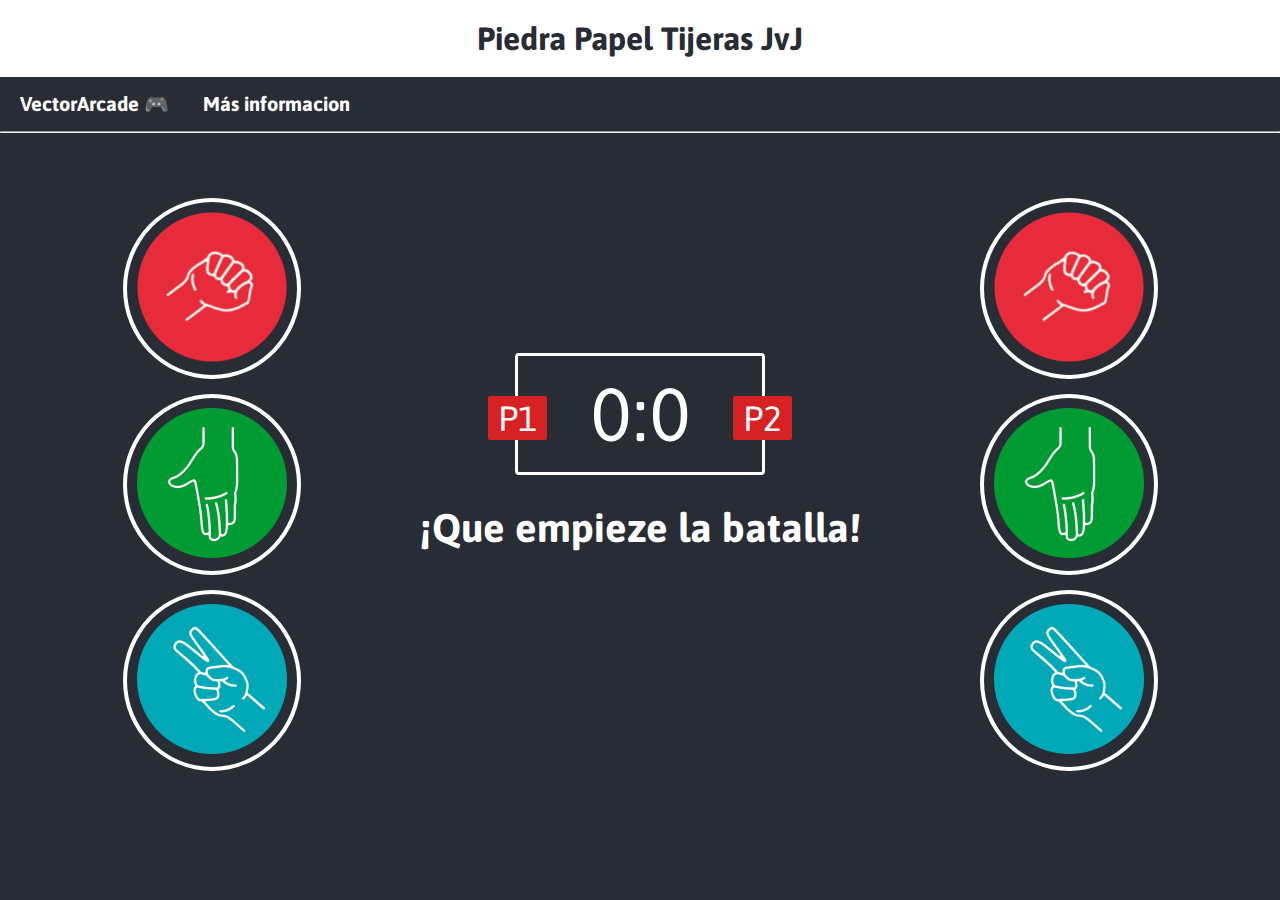
<file: Juegos/Piedra papel tijeras VAGM jvj/index.html>
<!DOCTYPE html>
<html lang="en">
  <head>
    <meta charset="utf-8">
    <title>Piedra Papel Tijeras JvJ</title>
    <link rel="stylesheet" href="styles.css">
    <link rel="shortcut icon" href="imagenes/favicon.ico" type="image/x-icon">
  </head>
  <body>
    <a href=index.html><header>
      <h1>Piedra Papel Tijeras JvJ</h1>
    </header></a>
    <div class="menu">
      <a href="https://vectorarcadegc.github.io/vectorarcadegc/home"><div class="opcionMenu" id="VectorArcade">
        VectorArcade 🎮
      </div></a>
      <a href="about.html"><div class="opcionMenu" id="about">
        Más informacion
      </div></a>
    </div>
    <hr>
    <div class="opciones">
      <div class="column">
        <div class="opcion" id="r1">
          <img src="imagenes/piedra.png" width="150px" height="150px" alt="">
        </div>
        <div class="opcion" id="p1">
          <img src="imagenes/papel.png" width="150px" height="150px" alt="">
        </div>
        <div class="opcion" id="t1">
          <img src="imagenes/tijera.png" width="150px" height="150px" alt="">
        </div>
      </div>
      <div class="column" id="tablita">
        <div class="tabla-puntos">
          <div id="boton-P1" class="boton-index">P1</div>
          <div id="boton-P2" class="boton-index">P2</div>
          <span id="puntos-P1">0</span>:<span id="puntos-P2">0</span>
        </div>
        <div class="resultado">
          <p>¡Que empieze la batalla!</p>
        </div>
      </div>
      <div class="column">
        <div class="opcion" id="r2">
          <img src="imagenes/piedra.png" width="150px" height="150px" alt="">
        </div>
        <div class="opcion" id="p2">
          <img src="imagenes/papel.png" width="150px" height="150px" alt="">
        </div>
        <div class="opcion" id="t2">
          <img src="imagenes/tijera.png" width="150px" height="150px" alt="">
        </div>
      </div>
    </div>
    <script src="app.js"></script>
  </body>
</html>
</file>
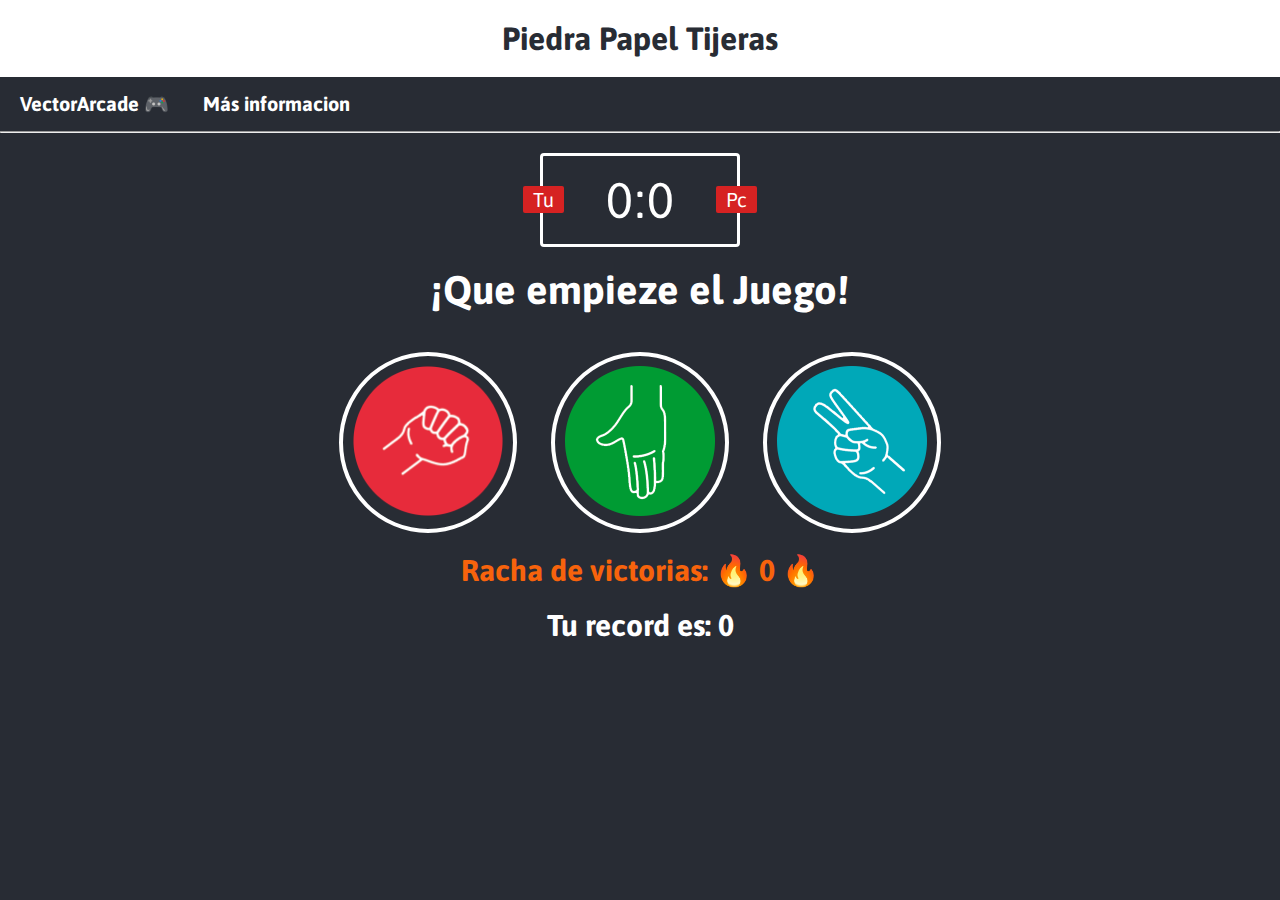
<file: Juegos/Piedra papel tijeras VAGM/index.html>
<!DOCTYPE html>
<html lang="en">
  <head>
    <meta charset="utf-8">
    <title>Piedra Papel Tijeras</title>
    <link rel="stylesheet" href="styles.css">
    <link rel="shortcut icon" href="imagenes/favicon.ico" type="image/x-icon">
  </head>
  <body>
    <a href=index.html><header>
      <h1>Piedra Papel Tijeras</h1>
    </header></a>
    <div class="menu">
      <a href="https://vectorarcadegc.github.io/vectorarcadegc/home"><div class="opcionMenu" id="VectorArcade">
        VectorArcade 🎮
      </div></a>
      <a href="about.html"><div class="opcionMenu" id="about">
        Más informacion
      </div></a>
    </div>
    <hr>
    <div class="tabla-puntos">
      <div id="boton-usuario" class="boton-index">Tu</div>
      <div id="boton-ordenador" class="boton-index">Pc</div>
      <span id="puntos-usuario">0</span>:<span id="puntos-ordenador">0</span>
    </div>
    <div class="resultado">
      <p>¡Que empieze el Juego!</p>
    </div>
    <div class="opciones">
      <div class="opcion" id="r">
        <img src="imagenes/piedra.png" width="150px" height="150px" alt="">
      </div>
      <div class="opcion" id="p">
        <img src="imagenes/papel.png" width="150px" height="150px" alt="">
      </div>
      <div class="opcion" id="t">
        <img src="imagenes/tijera.png" width="150px" height="150px" alt="">
      </div>
    </div>
    <div class="racha"><p id="rachap">Racha de victorias: 🔥 0 🔥</p></div>
    <div class="record"><p id="recordp">Tu record es: 0</p></div>
    <script src="app.js"></script>
  </body>
</html>
</file>
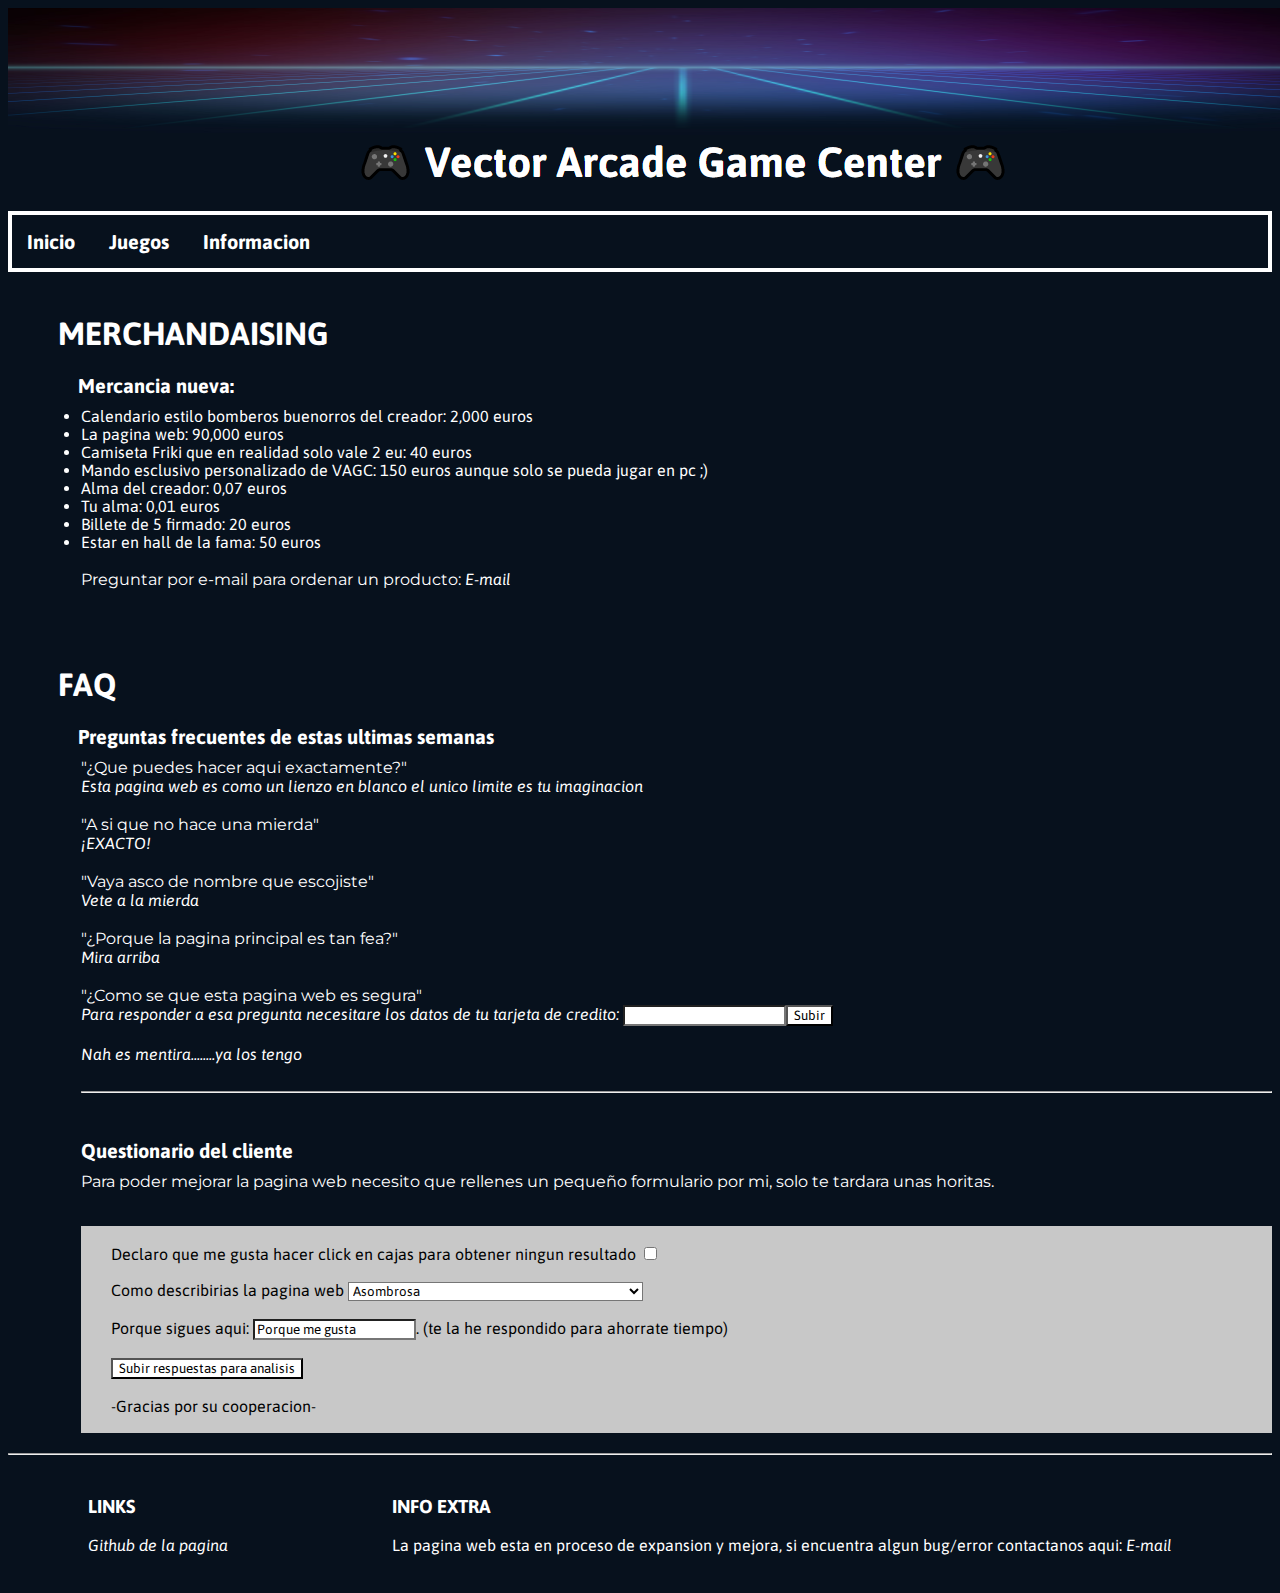
<file: about.html>
<!DOCTYPE html>
<html lang="en">
  <head>
    <meta charset="utf-8">
    <title>Vector Arcade Game Center</title>
    <link rel="stylesheet" href="styles.css">
    <link rel="shortcut icon" href="imagenes/favicon.ico" type="image/x-icon">
  </head>
  <body>
    <header>
      <img src="imagenes/fbg.png" id="TituloImagen">
    </header>
    <div class="menu">
      <a href="home.html"><div class="opcionMenu" id="inicio">Inicio</div></a>
      <a href="juegos.html"><div class="opcionMenu" id="juegos">Juegos</div></a>
      <a href="about.html"><div class="opcionMenu" id="informacion">Informacion</div></a>
    </div>
    <div class="contenido">
      <br><h1>MERCHANDAISING</h1>
      <div class="post-container">
        <div class="post-titulo">
          Mercancia nueva:
        </div>
        <div class="post">
          <uo>
            <li>Calendario estilo bomberos buenorros del creador: 2,000 euros</li>
            <li>La pagina web: 90,000 euros</li>
            <li>Camiseta Friki que en realidad solo vale 2 eu: 40 euros</li>
            <li>Mando esclusivo personalizado de VAGC: 150 euros aunque solo se pueda jugar en pc ;)</li>
            <li>Alma del creador: 0,07 euros</li>
            <li>Tu alma: 0,01 euros</li>
            <li>Billete de 5 firmado: 20 euros</li>
            <li>Estar en hall de la fama: 50 euros</li>
          </uo>
          <br>
          Preguntar por e-mail para ordenar un producto: <i><a href="mailto:vectorarcadegc@gmail.com">E-mail</a></i>
        </div>
      </div>
      <br><br><h1>FAQ</h1>
      <div class="post-container">
        <div class="post-titulo">
          Preguntas frecuentes de estas ultimas semanas
        </div>
        <div class="post">
          "¿Que puedes hacer aqui exactamente?"<br><i>Esta pagina web es como un lienzo en blanco el unico limite es tu imaginacion</i><br><br>
          "A si que no hace una mierda"<br><i>¡EXACTO!</i><br><br>
          "Vaya asco de nombre que escojiste"<br><i>Vete a la mierda</i><br><br>
          "¿Porque la pagina principal es tan fea?"<br><i>Mira arriba</i><br><br>
          "¿Como se que esta pagina web es segura"<br><i>Para responder a esa pregunta necesitare los datos de tu tarjeta de credito:   </i><input type="text" name="credito" value="" id="credito"><button type="button" id="submit" name="button" onclick="alert('Datos subidos.')">Subir</button><br><br><i>Nah es mentira........ya los tengo</i><br><br>
          <hr><br><br>
          <div class="post-titulo">
            Questionario del cliente
          </div>
          Para poder mejorar la pagina web necesito que rellenes un pequeño formulario por mi, solo te tardara unas horitas.<br><br>
          <div class="quiz"><p><br>
            Declaro que me gusta hacer click en cajas para obtener ningun resultado <input type="checkbox" name="checkbox" value=""><br>
            <br>Como describirias la pagina web
            <select class="quizzz" name="quizzzz">
              <option value="pedazo">Asombrosa</option>
              <option value="de">Esta bien</option>
              <option value="easter">¿Donde estoy?</option>
              <option value="egg">Me pone palote</option>
              <option value="chaval">Es el sentido de porque me levanto de la cama</option>
              <option value="mi enorabuena por encontrarlo">Solo existe un dios, y es VAGC.com</option>
              <option value=";)">meh</option>
            </select><br><br>
            Porque sigues aqui: <input type="text" name="inp" value="Porque me gusta" id="bruh">. (te la he respondido para ahorrate tiempo)<br><br>
            <button type="button" id="submit" name="button" onclick="alert('Acaso crees que me importa lo que pienses')">Subir respuestas para analisis</button><br>
            <br>-Gracias por su cooperacion-<br>
          <br></div>
        </div>
      </div>
    </div>
    <hr>
    <div id="footer">
      <div class="footer-cont">
        <div class="column">
          <h3>LINKS</h3>
          <p>
            <i><a href="https://github.com/vectorarcadegc/vectorarcadegc">Github de la pagina</a></i>
          </p>
        </div>
        <div class="column">
          <h3>INFO EXTRA</h3>
          <p>La pagina web esta en proceso de expansion y mejora, si encuentra algun bug/error contactanos aqui: <i><a href="mailto:vectorarcadegc@gmail.com">E-mail</a></i></p>
        </div>
      </div>
    </div>
  </body>
</html>
</file>
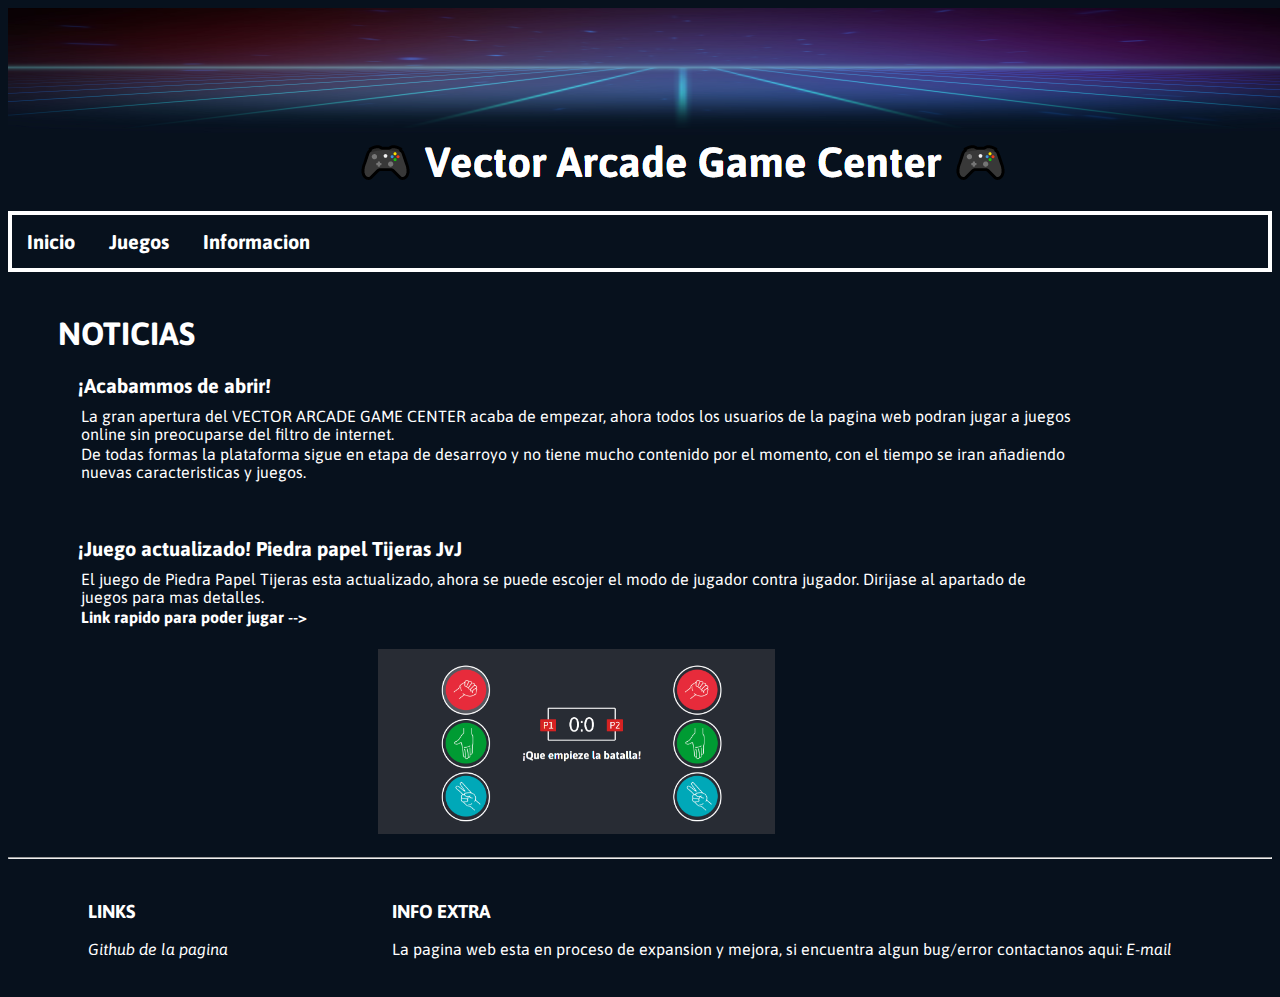
<file: home.html>
<!DOCTYPE html>
<html lang="en">
  <head>
    <meta charset="utf-8">
    <title>Vector Arcade Game Center</title>
    <link rel="stylesheet" href="styles.css">
    <link rel="shortcut icon" href="imagenes/favicon.ico" type="image/x-icon">
  </head>
  <body>
    <header>
      <img src="imagenes/fbg.png" id="TituloImagen">
    </header>
    <div class="menu">
      <a href="home.html"><div class="opcionMenu" id="inicio">Inicio</div></a>
      <a href="juegos.html"><div class="opcionMenu" id="juegos">Juegos</div></a>
      <a href="about.html"><div class="opcionMenu" id="informacion">Informacion</div></a>
    </div>
    <div class="contenido">
      <br><h1>NOTICIAS</h1>
      <div class="post-container">
        <div class="post-titulo">
          ¡Acabammos de abrir!
        </div>
        <div class="post">
          <p>La gran apertura del VECTOR ARCADE GAME CENTER acaba de empezar, ahora todos los usuarios de la pagina web podran jugar a juegos online sin preocuparse del filtro de internet.</p>
          <p>De todas formas la plataforma sigue en etapa de desarroyo y no tiene mucho contenido por el momento, con el tiempo se iran añadiendo nuevas caracteristicas y juegos.</p>
        </div>
      </div>
      <br><br>
      <div class="post-container">
        <div class="post-titulo">
          ¡Juego actualizado! Piedra papel Tijeras JvJ
        </div>
        <div class="post">
          <p>El juego de Piedra Papel Tijeras esta actualizado, ahora se puede escojer el modo de jugador contra jugador. Dirijase al apartado de juegos para mas detalles.</p>
          <p><a href="Juegos\Piedra papel tijeras VAGM jvj\index.html" id="linkNoticias">Link rapido para poder jugar --> </a></p><br>
          <p align="center"><img src="imagenes/pptDemo.png" width="40%"></p>
        </div>
      </div>
    </div>
    <hr>
    <div id="footer">
      <div class="footer-cont">
        <div class="column">
          <h3>LINKS</h3>
          <p>
            <i><a href="https://github.com/vectorarcadegc/vectorarcadegc">Github de la pagina</a></i>
          </p>
        </div>
        <div class="column">
          <h3>INFO EXTRA</h3>
          <p>La pagina web esta en proceso de expansion y mejora, si encuentra algun bug/error contactanos aqui: <i><a href="mailto:vectorarcadegc@gmail.com">E-mail</a></i></p>
        </div>
      </div>
    </div>
  </body>
</html>
</file>
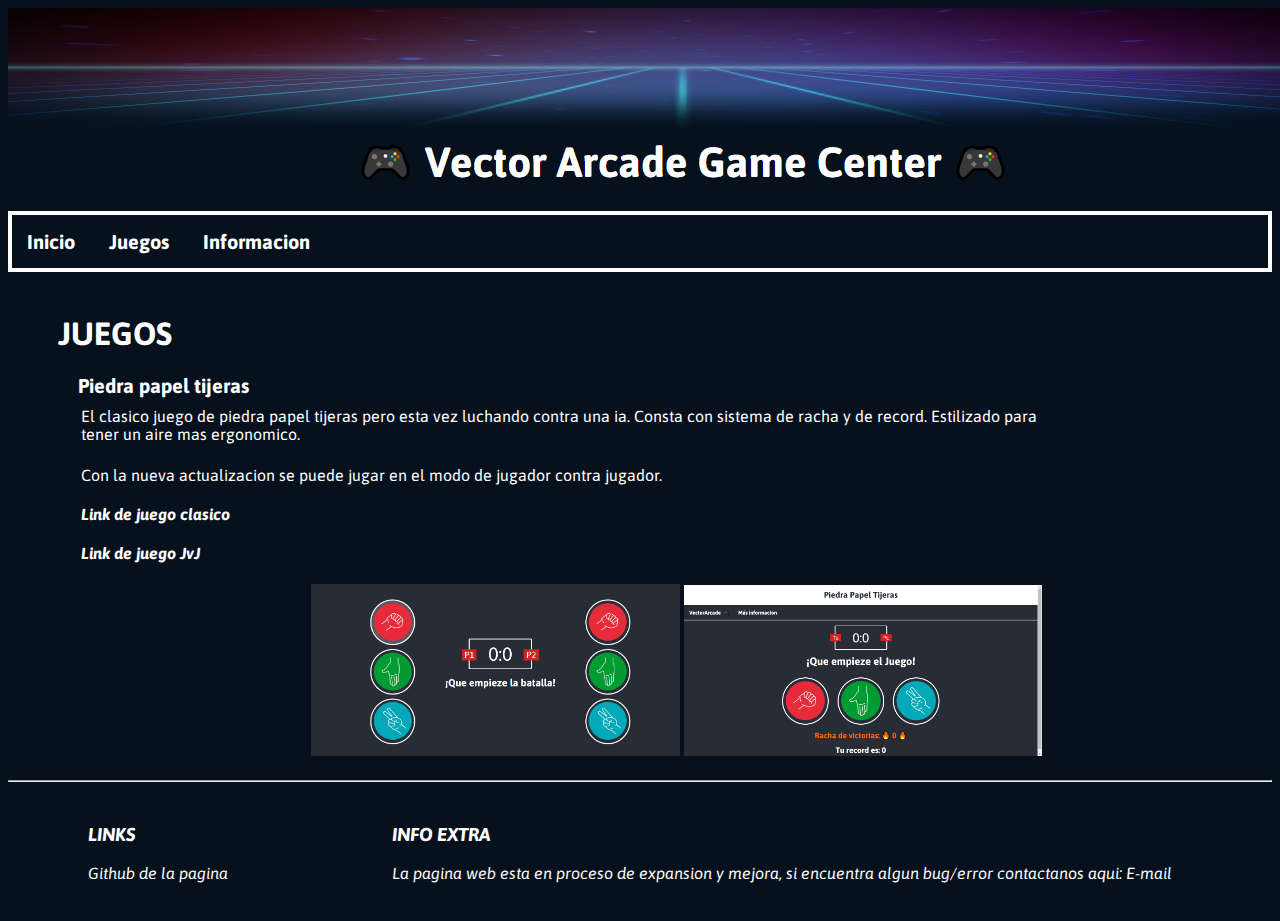
<file: juegos.html>
<!DOCTYPE html>
<html lang="en">
  <head>
    <meta charset="utf-8">
    <title>Vector Arcade Game Center</title>
    <link rel="stylesheet" href="styles.css">
    <link rel="shortcut icon" href="imagenes/favicon.ico" type="image/x-icon">
  </head>
  <body>
    <header>
      <img src="imagenes/fbg.png" id="TituloImagen">
    </header>
    <div class="menu">
      <a href="home.html"><div class="opcionMenu" id="inicio">Inicio</div></a>
      <a href="juegos.html"><div class="opcionMenu" id="juegos">Juegos</div></a>
      <a href="about.html"><div class="opcionMenu" id="informacion">Informacion</div></a>
    </div>
    <div class="contenido">
      <br><h1>JUEGOS</h1>
      <div class="post-container">
        <div class="post-titulo">
          Piedra papel tijeras
        </div>
        <div class="post">
          <p>El clasico juego de piedra papel tijeras pero esta vez luchando contra una ia. Consta con sistema de racha y de record. Estilizado para tener un aire mas ergonomico.</p><br>
          <p>Con la nueva actualizacion se puede jugar en el modo de jugador contra jugador.</p>
          <p><a href="Juegos\Piedra papel tijeras VAGM\index.html"><i><h4>Link de juego clasico<h4><i></a></p>
          <p><a href="Juegos\Piedra papel tijeras VAGM jvj\index.html"><i><h4>Link de juego JvJ<h4><i></a></p>
          <p align="center"><img src="imagenes/pptDemo.png" width="31%"> <img src="imagenes/pptDemo2.png" width="30%"></p>
        </div>
      </div>
    </div>
    <hr>
    <div id="footer">
      <div class="footer-cont">
        <div class="column">
          <h3>LINKS</h3>
          <p>
            <i><a href="https://github.com/vectorarcadegc/vectorarcadegc">Github de la pagina</a></i>
          </p>
        </div>
        <div class="column">
          <h3>INFO EXTRA</h3>
          <p>La pagina web esta en proceso de expansion y mejora, si encuentra algun bug/error contactanos aqui: <i><a href="mailto:vectorarcadegc@gmail.com">E-mail</a></i></p>
        </div>
      </div>
    </div>
  </body>
</html>
</file>
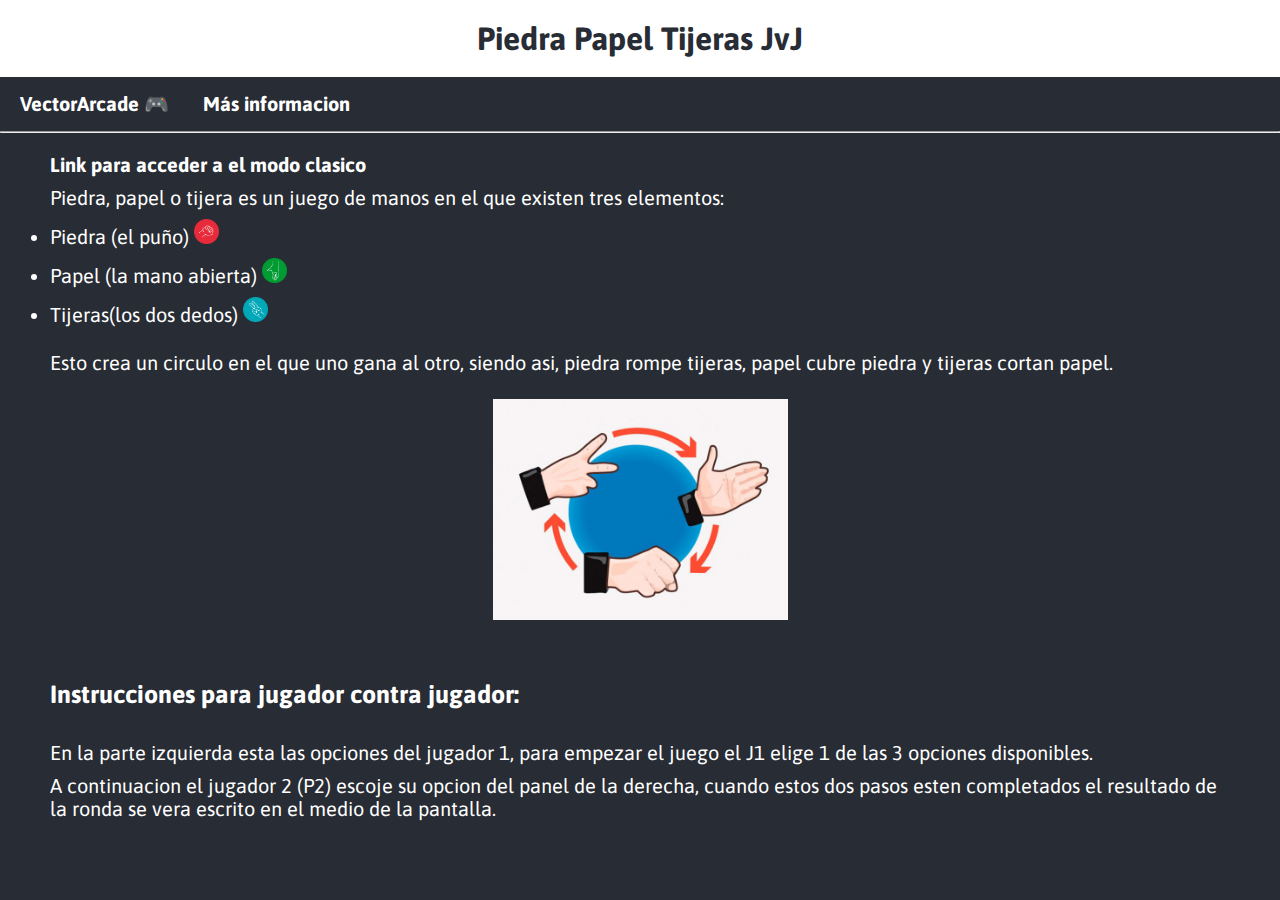
<file: Juegos/Piedra papel tijeras VAGM jvj/about.html>
<!DOCTYPE html>
<html lang="en">
  <head>
    <meta charset="utf-8">
    <title>Piedra Papel Tijeras JvJ</title>
    <link rel="stylesheet" href="stylesAbout.css">
    <link rel="shortcut icon" href="imagenes/favicon.ico" type="image/x-icon">
  </head>
  <body>
    <a href=index.html><header>
      <h1>Piedra Papel Tijeras JvJ</h1>
    </header></a>
    <div class="menu">
      <a href="https://vectorarcadegc.github.io/vectorarcadegc/home"><div class="opcionMenu" id="VectorArcade">
        VectorArcade 🎮
      </div></a>
      <a href="about.html"><div class="opcionMenu" id="about">
        Más informacion
      </div></a>
    </div>
    <hr>
    <div class="info">
      <a href="https://vectorarcadegc.github.io/vectorarcadegc/Juegos/Piedra%20papel%20tijeras%20VAGM/index.html">Link para acceder a el modo clasico</a>
      <p>Piedra, papel o tijera es un juego de manos en el que existen tres elementos:</p>
      <uo>
        <li>Piedra (el puño) <img src="imagenes/piedra.png" width="25px" height="25px"></li>
        <li>Papel  (la mano abierta) <img src="imagenes/papel.png" width="25px" height="25px"></li>
        <li>Tijeras(los dos dedos) <img src="imagenes/tijera.png" width="25px" height="25px"></li>
      </uo>
      <p id="infop">Esto crea un circulo en el que uno gana al otro, siendo asi, piedra rompe tijeras, papel cubre piedra y tijeras cortan papel.</p>
      <p id="circulo"><img src="imagenes/circulo.png" width=25%></p><br><br>
      <h4>Instrucciones para jugador contra jugador:</h4><br>
      <p>En la parte izquierda esta las opciones del jugador 1, para empezar el juego el J1 elige 1 de las 3 opciones disponibles.</p>
      <p>A continuacion el jugador 2 (P2) escoje su opcion del panel de la derecha, cuando estos dos pasos esten completados el resultado de la ronda se vera escrito en el medio de la pantalla.</p>
  </body>
</html>
</file>
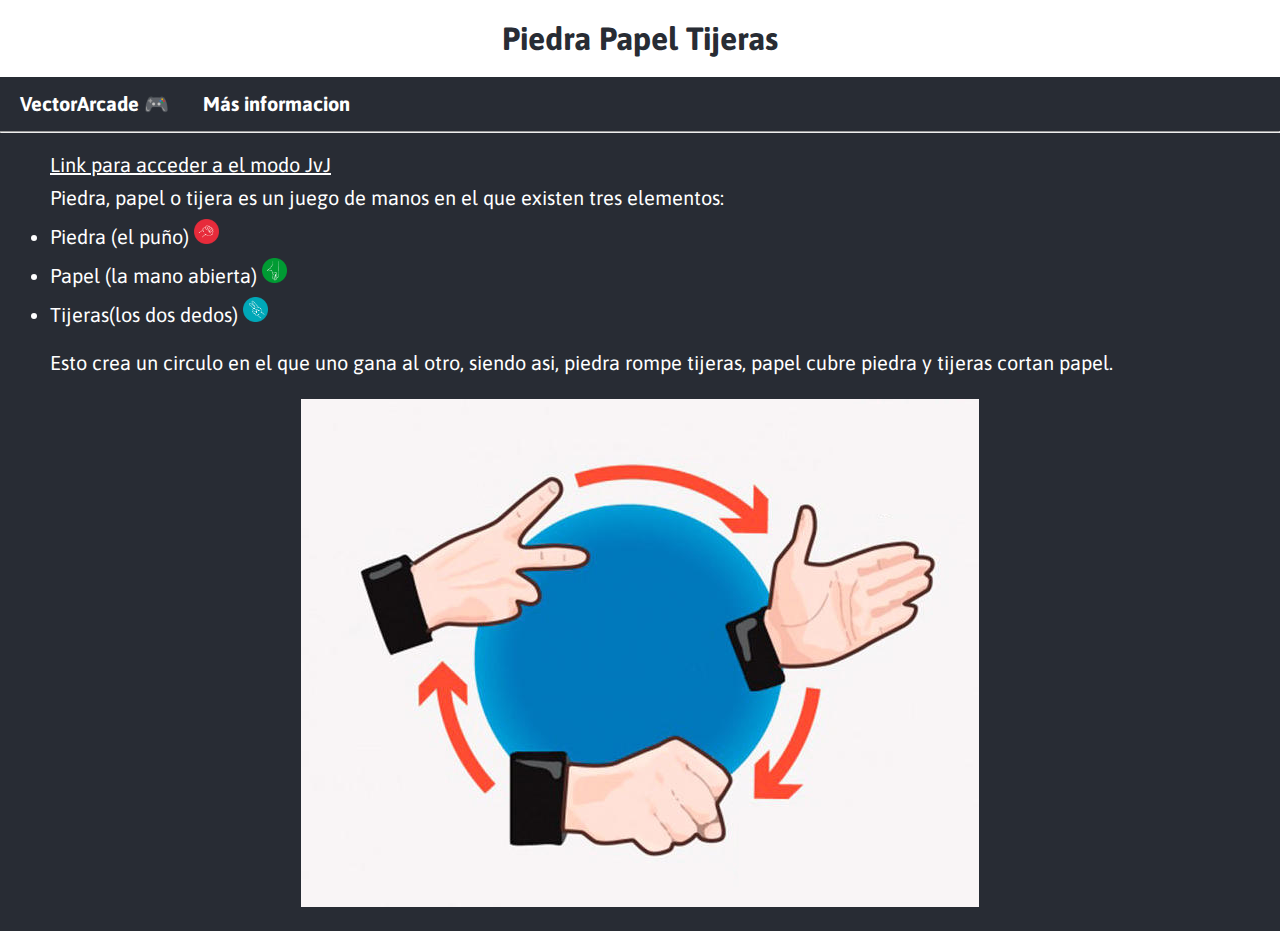
<file: Juegos/Piedra papel tijeras VAGM/about.html>
<!DOCTYPE html>
<html lang="en">
  <head>
    <meta charset="utf-8">
    <title>Piedra Papel Tijeras</title>
    <link rel="stylesheet" href="stylesAbout.css">
    <link rel="shortcut icon" href="imagenes/favicon.ico" type="image/x-icon">
  </head>
  <body>
    <a href=index.html><header>
      <h1>Piedra Papel Tijeras</h1>
    </header></a>
    <div class="menu">
      <a href="https://vectorarcadegc.github.io/vectorarcadegc/home"><div class="opcionMenu" id="VectorArcade">
        VectorArcade 🎮
      </div></a>
      <a href="about.html"><div class="opcionMenu" id="about">
        Más informacion
      </div></a>
    </div>
    <hr>
    <div class="info">
      <a href="https://vectorarcadegc.github.io/vectorarcadegc/Juegos/Piedra%20papel%20tijeras%20VAGM%20jvj/index.html">Link para acceder a el modo JvJ</a>
      <p>Piedra, papel o tijera es un juego de manos en el que existen tres elementos:</p>
      <uo>
        <li>Piedra (el puño) <img src="imagenes/piedra.png" width="25px" height="25px"></li>
        <li>Papel  (la mano abierta) <img src="imagenes/papel.png" width="25px" height="25px"></li>
        <li>Tijeras(los dos dedos) <img src="imagenes/tijera.png" width="25px" height="25px"></li>
      </uo>
      <p id="infop">Esto crea un circulo en el que uno gana al otro, siendo asi, piedra rompe tijeras, papel cubre piedra y tijeras cortan papel.</p>
      <p id="circulo"><img src="imagenes/circulo.png"></p>
  </body>
</html>
</file>
<file: Juegos/Piedra papel tijeras VAGM jvj/styles.css>
@import url('https://fonts.googleapis.com/css?family=Asap:400,500,700&display=swap');
*{
  margin: 0;
  padding: 0;
  box-sizing: border-box;
  font-family: Asap, sans-serif;
  color: white;
}
header{
  background: white;
  padding: 20px;
}
body{
  background-color: #282C34;
}
header > h1{
  color: #282C34;
  text-align: center;
  font-family: Asap, sans-serif;
}


.tabla-puntos{
  margin: 20px auto;
  border: 3px solid white;
  width: 250px;
  color: white;
  font-size: 75px;
  border-radius: 4px;
  text-align: center;
  padding: 15px 20px;
  font-family: Asap, sans-serif;
  position: relative;
  transition: all 0.3s ease;
}
.boton-index{
  background-color: #d62222;
  font-size: 35px;
  padding: 2px 10px;

}
#boton-P1{
  position: absolute;
  top: 40px;
  left: -30px;
  border-radius: 2px;
}
#boton-P2{
  position: absolute;
  top: 40px;
  right: -30px;
  border-radius: 2px;
}
.resultado{
  font-size: 40px;
  color: white;
  text-align: center;
  font-weight: bold;
  transition: all 0.3s ease;
  margin-top: 30px;
}
.opcionMenu{
  margin: 10px 10px;
  display: inline-block;
  padding: 5px;
  font-weight: bold;
  font-size: 20px;
}
#VectorArcade{
  margin-left: 15px;
}
.opcionMenu:hover{
  cursor: pointer;
  color: #6fa5fc;
}
.opciones{
  text-align: center;
  margin-bottom: 20px;
}
.opcion{
  padding: 10px;
  margin: 15px 15px;
  border-radius: 50%;
  border: 4px solid white;
  transition: all 0.3s ease;
}
.opcion:hover{
  cursor: pointer;
  background-color: white;
}
.column{
  min-width: 300px;
  display: inline-block;
  vertical-align: top;
  padding: 50px;
}
#tablita{
  margin-top: 150px;
}
</file>
<file: Juegos/Piedra papel tijeras VAGM/styles.css>
@import url('https://fonts.googleapis.com/css?family=Asap:400,500,700&display=swap');
*{
  margin: 0;
  padding: 0;
  box-sizing: border-box;
  font-family: Asap, sans-serif;
  color: white;
}
header{
  background: white;
  padding: 20px;
}
body{
  background-color: #282C34;
}
header > h1{
  color: #282C34;
  text-align: center;
  font-family: Asap, sans-serif;
}


.tabla-puntos{
  margin: 20px auto;
  border: 3px solid white;
  width: 200px;
  color: white;
  font-size: 50px;
  border-radius: 4px;
  text-align: center;
  padding: 15px 20px;
  font-family: Asap, sans-serif;
  position: relative;
  transition: all 0.3s ease;
}
.boton-index{
  background-color: #d62222;
  font-size: 20px;
  padding: 2px 10px;

}
#boton-usuario{
  position: absolute;
  top: 30px;
  left: -20px;
  border-radius: 2px;
}
#boton-ordenador{
  position: absolute;
  top: 30px;
  right: -20px;
  border-radius: 2px;
}
.resultado{
  font-size: 40px;
  color: white;
  text-align: center;
  font-weight: bold;
  transition: all 0.3s ease;
}
.opcionMenu{
  margin: 10px 10px;
  display: inline-block;
  padding: 5px;
  font-weight: bold;
  font-size: 20px;
}
#VectorArcade{
  margin-left: 15px;
}
.opcionMenu:hover{
  cursor: pointer;
  color: #6fa5fc;
}
.opciones{
  text-align: center;
  margin-top: 40px;
  margin-bottom: 20px;
}
.opcion{
  display: inline-block;
  padding: 10px;
  margin: 0px 15px;
  border-radius: 50%;
  border: 4px solid white;
  transition: all 0.3s ease;
}
.opcion:hover{
  cursor: pointer;
  background-color: white;
}
#rachap{
  text-align: center;
  font-weight: bold;
  font-size: 30px;
  color: #F7630C;
}
#recordp{
  text-align: center;
  font-weight: bold;
  font-size: 30px;
  margin: 20px auto;
}
</file>
<file: styles.css>
@import url('https://fonts.googleapis.com/css?family=Asap:400,500,700&display=swap');
@import url(https://fonts.googleapis.com/css?family=Montserrat:400,700);
* {
  font-family: Asap, sans-serif;
  background-color: #07111D;
}

header{
  position: relative;
  text-align: center;
  color: white;
}
#TituloImagen{
  margin: 0px 0px;
  padding: 0;
}
.menu{
  background-color: #07111D;
  color: white;
  margin-bottom: 4px;
  border: 4px solid white;
}
.opcionMenu{
  color: white;
  margin: 10px 10px;
  display: inline-block;
  padding: 5px;
  font-weight: bold;
  font-size: 20px;
}
.opcionMenu:hover{
  cursor: pointer;
  color: #6fa5fc;
}
.contenido{
  background-color: #07111D;
}
.contenido > h1{
  color: white;
  margin-left: 50px;
}
.contenido > p{
  color: #07111D;
}
.post-container{
  margin-left: 70px;
  margin-bottom: 20px;
  color: white;
}
.post-titulo{
  font-weight: bold;
  font-size: 20px;
  margin-bottom: 10px;
}
.post{
  font-family: Montserrat, sans-serif;
  margin-left: 3px;
}
.post > p{
  margin-top: 2px;
  margin-bottom: 2px;
  margin-right: 200px;
}
#footer{
  padding: 15px 0;
  margin-left: 80px;
}
#footer h3{
  color:white;
  text-transform: uppercase;
}
#footer p{
  color:white;

}
.column{
  min-width: 300px;
  display: inline-block;
  vertical-align: top;
}
a{
  text-decoration: none;
  color: white;
}
a:hover{
  cursor: pointer;
  color: #6fa5fc;
}
#credito{
  background-color: white;
}
.quiz{
  background-color: #C8C8C8;
  color: black;
}
.quiz >p{
  background-color: #C8C8C8;
  color: black;
  margin-left: 30px;
}
.quizzz{
  background-color: white;
  color: black;
}
.quizzz > option{
  background-color: white;
  color: black;
}
#bruh{
  background-color: white;
}
#submit{
  background-color: white;
}
#linkNoticias{
  font-weight: bold;
}
</file>
<file: Juegos/Piedra papel tijeras VAGM jvj/stylesAbout.css>
@import url('https://fonts.googleapis.com/css?family=Asap:400,500,700&display=swap');
*{
  margin: 0;
  padding: 0;
  box-sizing: border-box;
  font-family: Asap, sans-serif;
  color: white;
}
header{
  background: white;
  padding: 20px;
}
body{
  background-color: #282C34;
}
header > h1{
  color: #282C34;
  text-align: center;
  font-family: Asap, sans-serif;
}

.opcionMenu{
  margin: 10px 10px;
  display: inline-block;
  padding: 5px;
  font-weight: bold;
  font-size: 20px;
}
#VectorArcade{
  margin-left: 15px;
}
.opcionMenu:hover{
  cursor: pointer;
  color: #6fa5fc;
}

.info{
  margin: 20px 50px;
  font-size: 20px;
}
li{
  margin-top: 10px;
  margin-bottom: 10px;
}
.info > p{
  margin-bottom: 10px;
  margin-top: 10px;
}
#infop{
  margin-top: 25px;
}
#circulo{
  margin-top: 25px;
  text-align: center;

}
h4{
  font-size: 25px;
}
a{
  text-decoration: none;
  color: white;
  font-weight: bold;
}
a:hover{
  cursor: pointer;
  color: #6fa5fc;
}
</file>
<file: Juegos/Piedra papel tijeras VAGM/stylesAbout.css>
@import url('https://fonts.googleapis.com/css?family=Asap:400,500,700&display=swap');
*{
  margin: 0;
  padding: 0;
  box-sizing: border-box;
  font-family: Asap, sans-serif;
  color: white;
}
header{
  background: white;
  padding: 20px;
}
body{
  background-color: #282C34;
}
header > h1{
  color: #282C34;
  text-align: center;
  font-family: Asap, sans-serif;
}

.opcionMenu{
  margin: 10px 10px;
  display: inline-block;
  padding: 5px;
  font-weight: bold;
  font-size: 20px;
}
#VectorArcade{
  margin-left: 15px;
}
.opcionMenu:hover{
  cursor: pointer;
  color: #6fa5fc;
}

.info{
  margin: 20px 50px;
  font-size: 20px;
}
li{
  margin-top: 10px;
  margin-bottom: 10px;
}
.info > p{
  margin-bottom: 10px;
  margin-top: 10px;
}
#infop{
  margin-top: 25px;
}
#circulo{
  margin-top: 25px;
  text-align: center;
  
}
</file>
